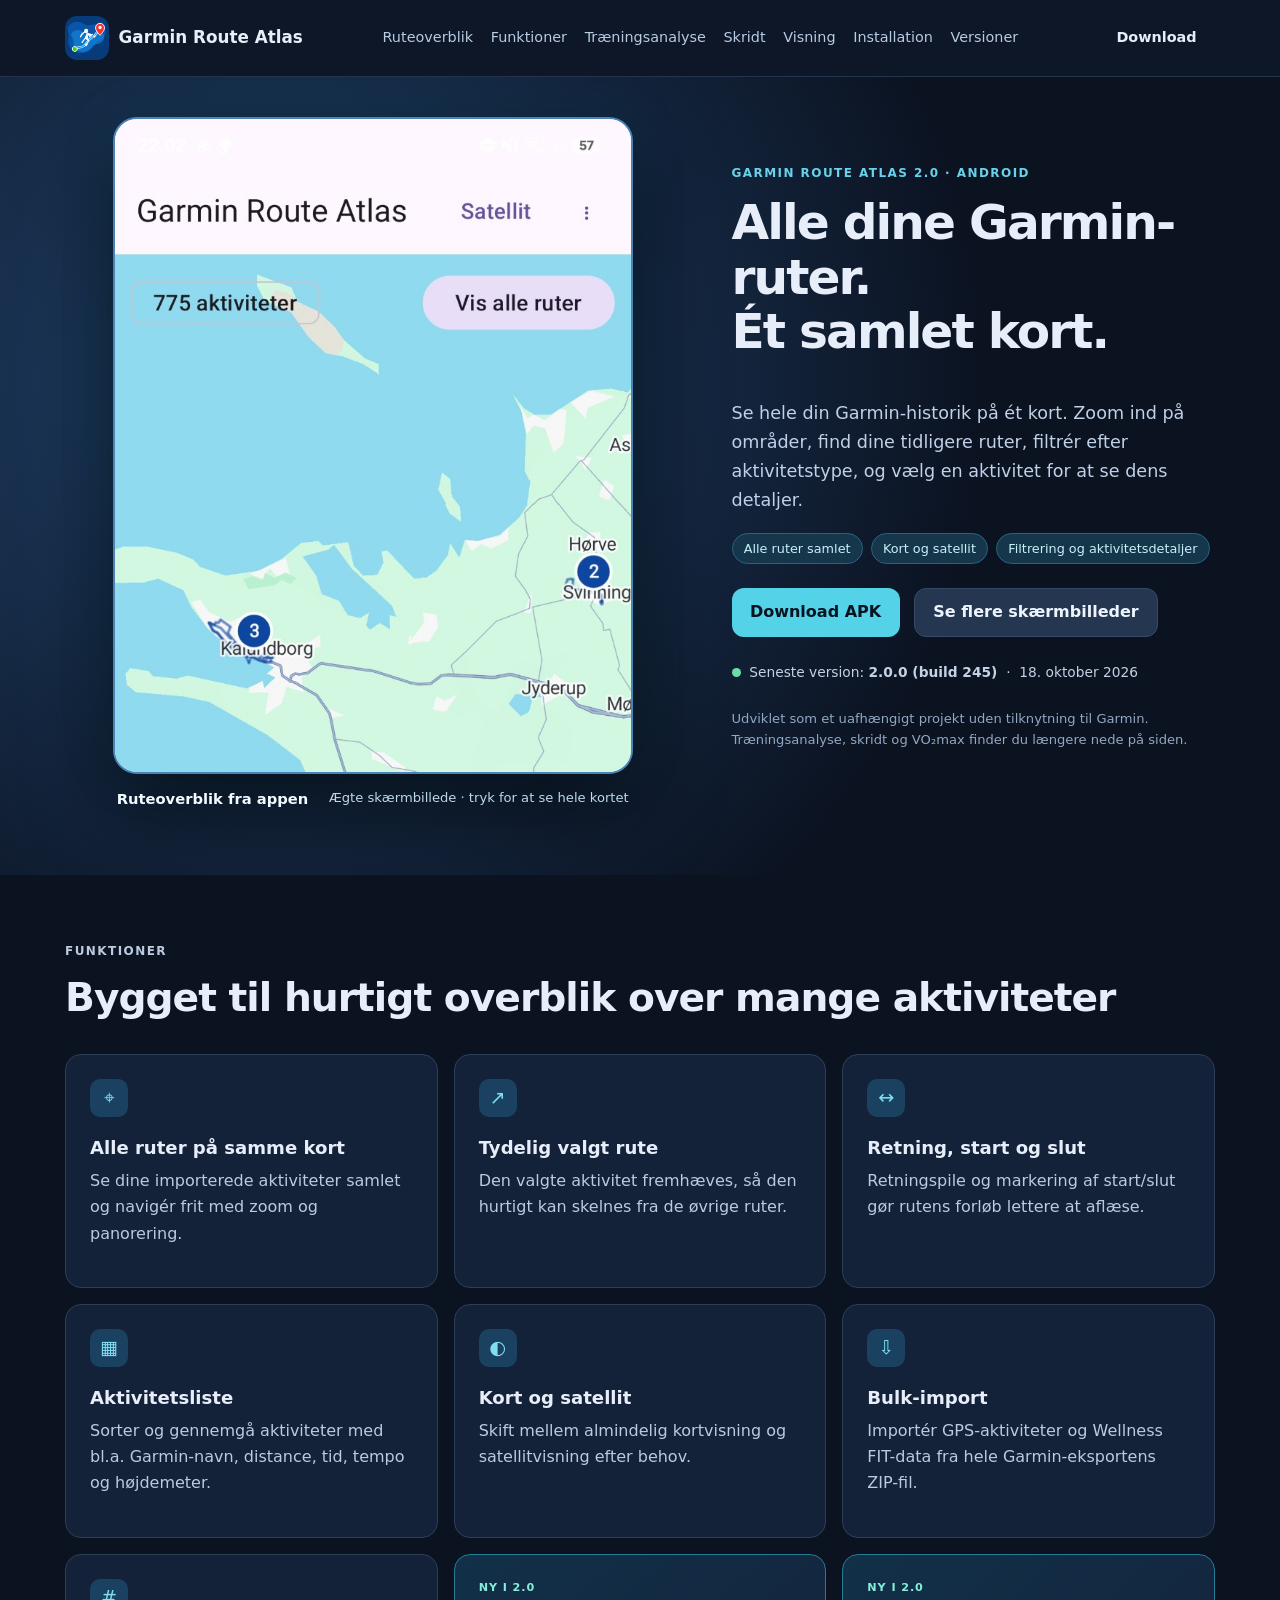
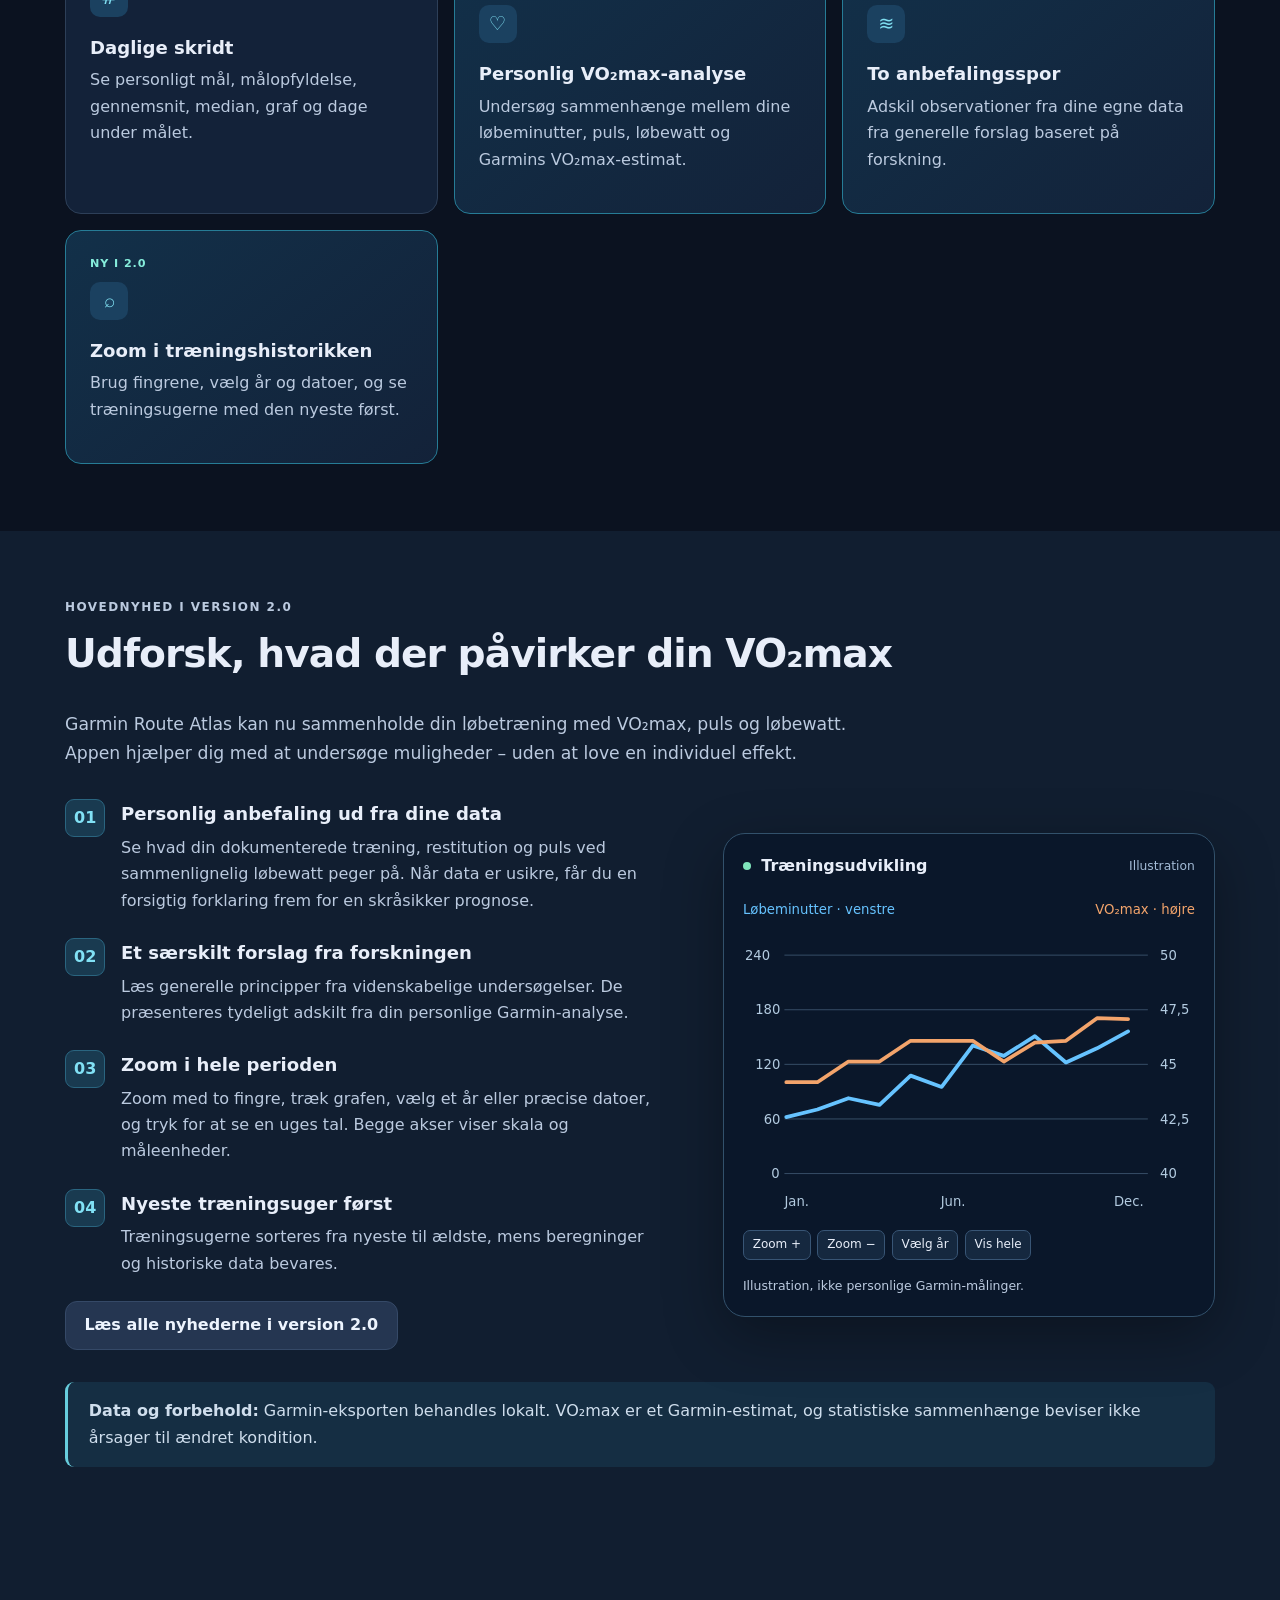
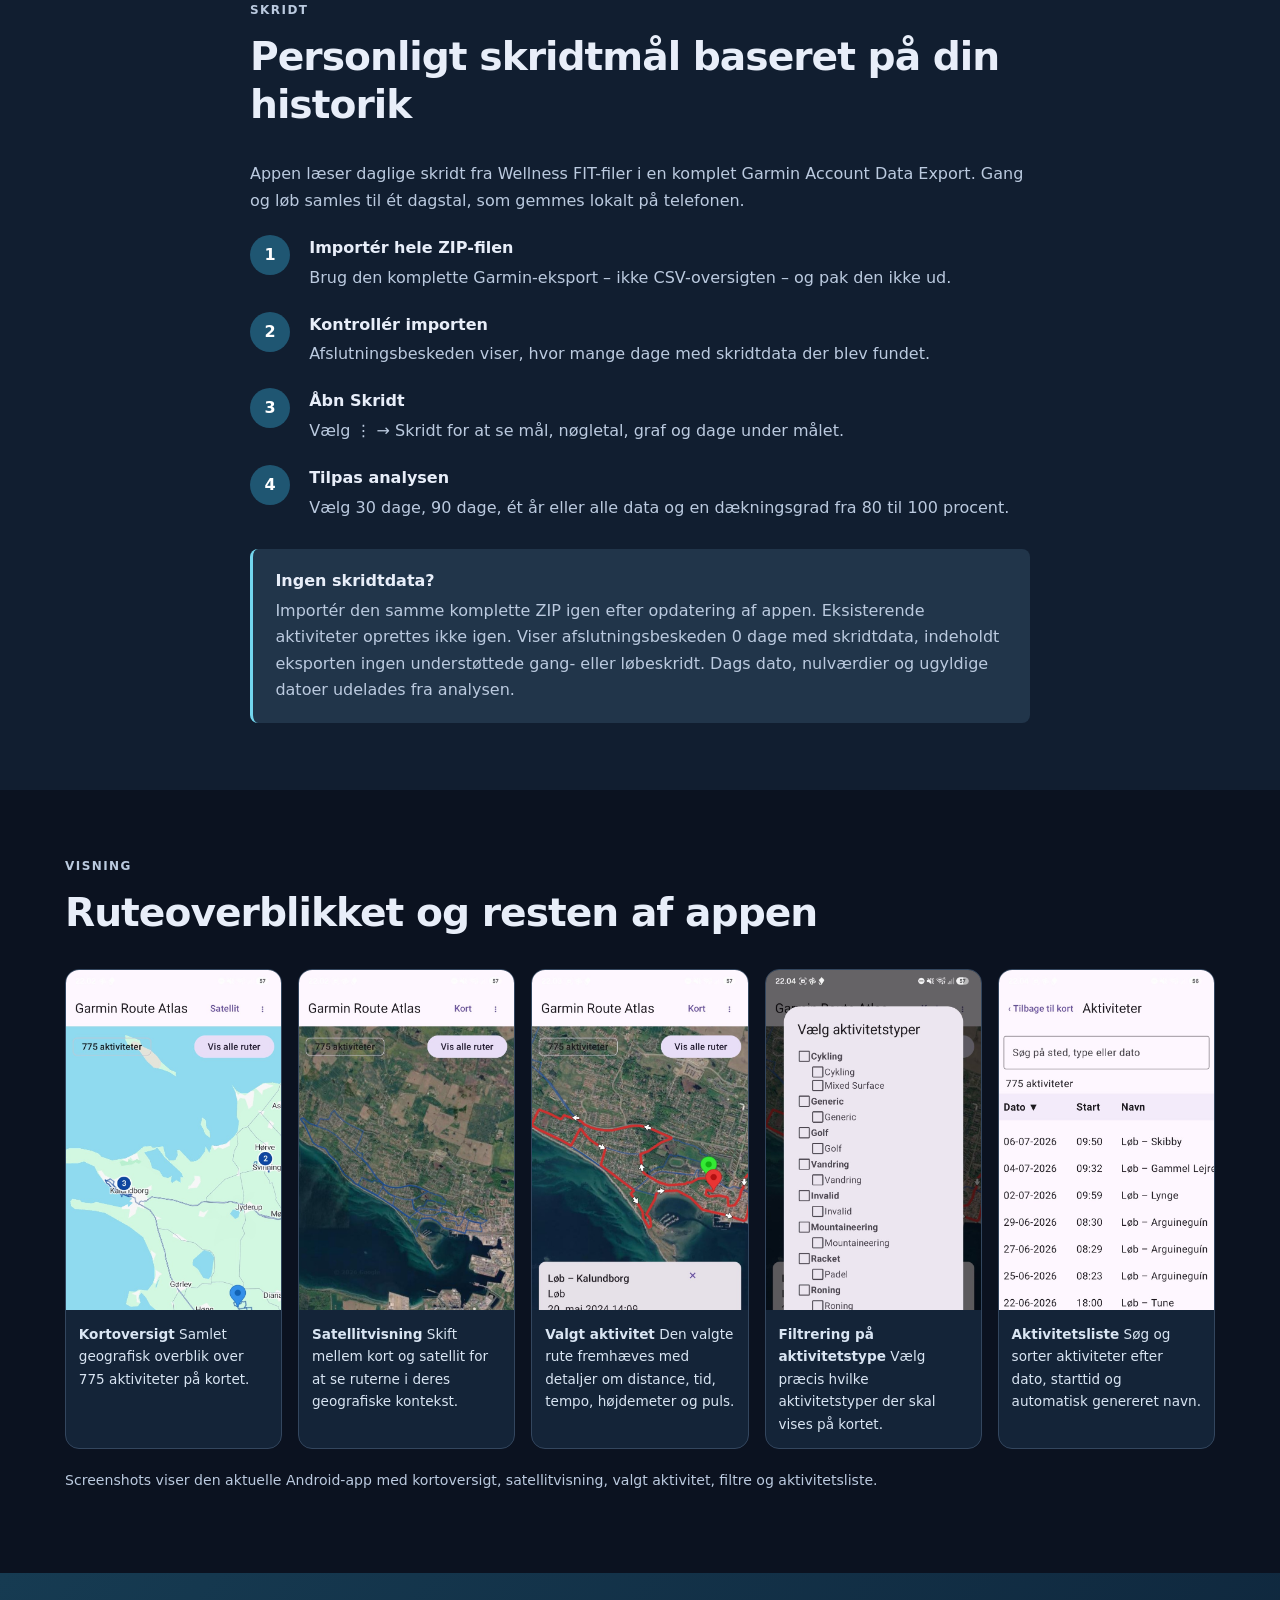
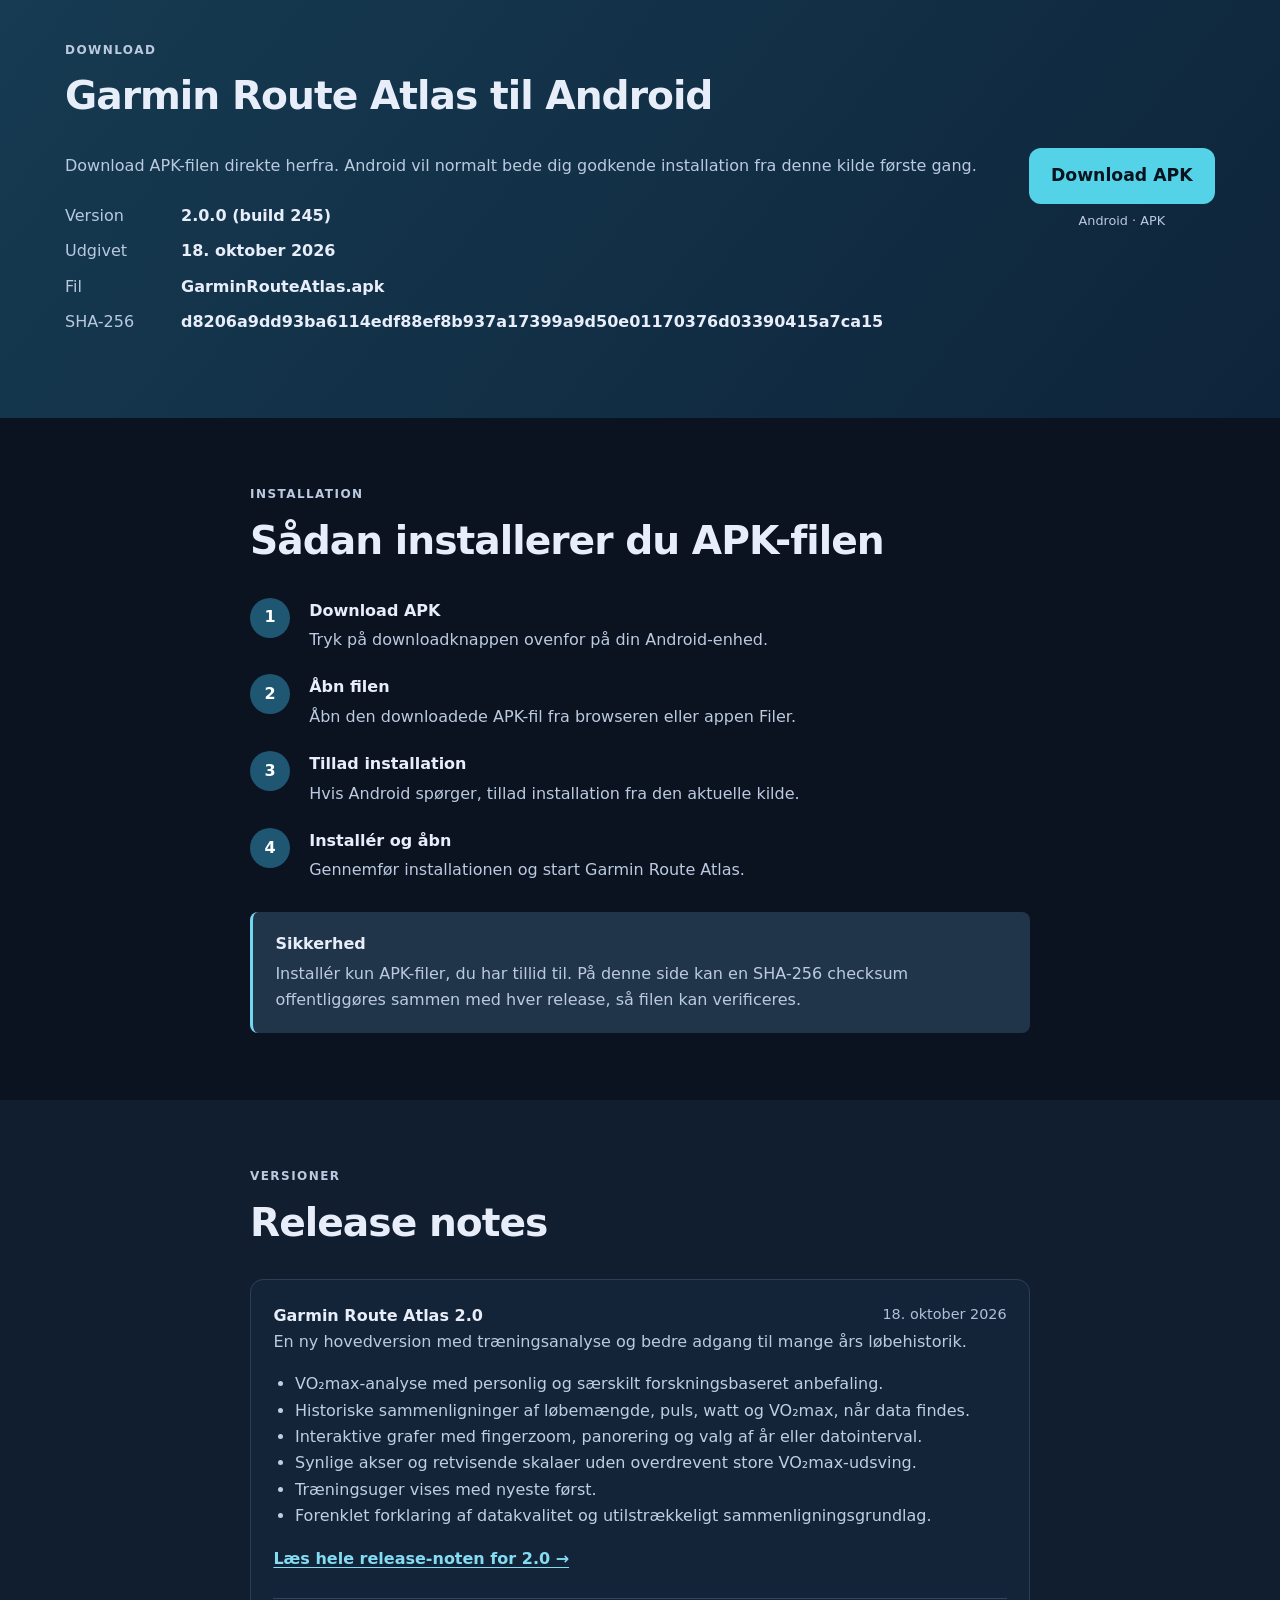
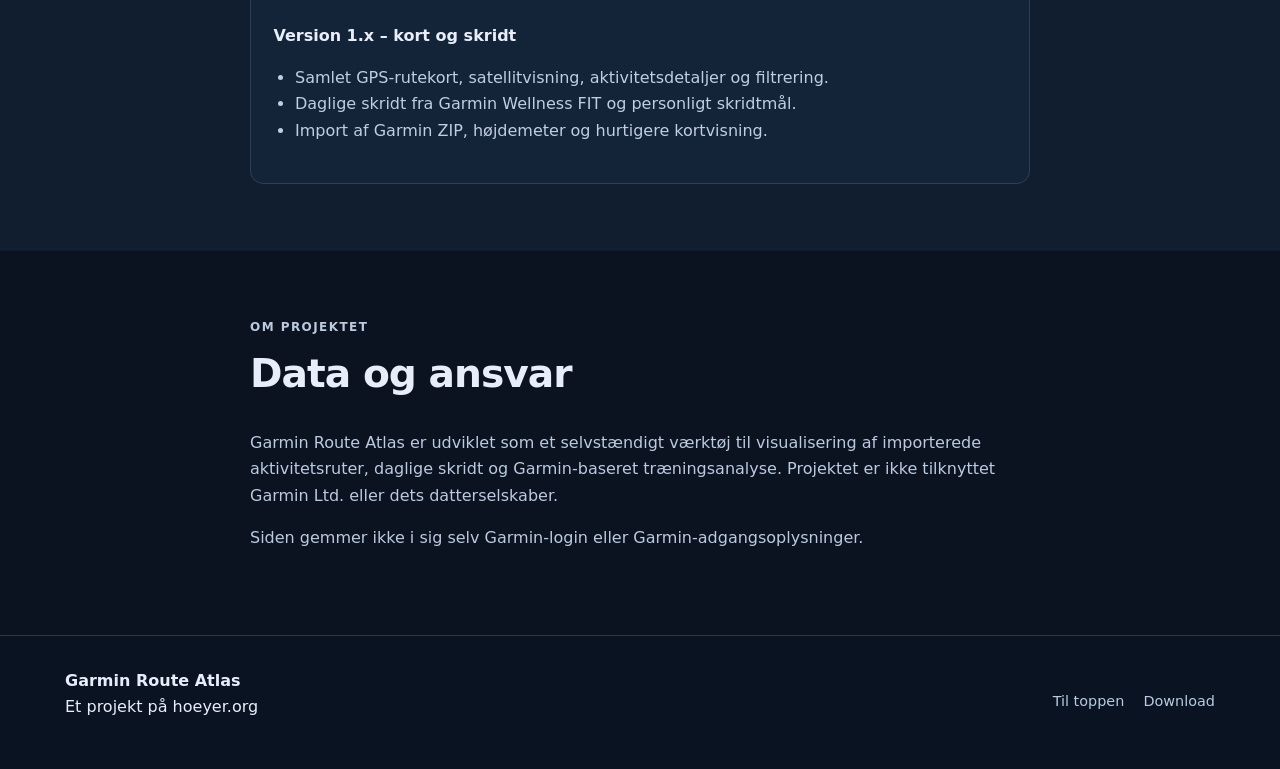
<file: index.html>
<!doctype html>
<html lang="da">
<head>
  <meta charset="utf-8">
  <meta name="viewport" content="width=device-width, initial-scale=1">
  <meta name="theme-color" content="#073B7A">
  <meta name="description" content="Garmin Route Atlas 2.0 samler alle dine Garmin-ruter på ét kort. Udforsk, filtrér og genfind aktiviteter, skridt og VO₂max-analyser på Android.">
  <title>Garmin Route Atlas | hoeyer.org</title>

  <meta property="og:title" content="Garmin Route Atlas">
  <meta property="og:description" content="Alle dine Garmin-ruter på ét kort – med filtrering, aktivitetsdetaljer og træningsanalyse til Android.">
  <meta property="og:image" content="https://app.hoeyer.org/assets/screenshots/overview-map.jpg">
  <link rel="preload" as="image" href="assets/screenshots/overview-map.jpg" fetchpriority="high">
  <meta property="og:type" content="website">

  <link rel="icon" href="assets/favicon.svg" type="image/svg+xml">
  <link rel="stylesheet" href="assets/style.css">
</head>
<body>
  <a class="skip-link" href="#main">Spring til indhold</a>

  <header class="site-header">
    <div class="wrap nav">
      <a class="brand" href="#top" aria-label="Garmin Route Atlas">
        <span class="brand-mark" aria-hidden="true">
          <img src="assets/favicon.svg" alt="" width="44" height="44">
        </span>
        <span>Garmin Route Atlas</span>
      </a>

      <nav aria-label="Primær navigation">
        <a href="#top">Ruteoverblik</a>
        <a href="#features">Funktioner</a>
        <a href="#training">Træningsanalyse</a>
        <a href="#steps">Skridt</a>
        <a href="#screens">Visning</a>
        <a href="#install">Installation</a>
        <a href="#changelog">Versioner</a>
      </nav>

      <a class="btn btn-small" href="#download">Download</a>
    </div>
  </header>

  <main id="main">
    <section class="hero" id="top">
      <div class="wrap hero-grid">
        <figure class="hero-route">
          <a class="hero-route-image-link" href="assets/screenshots/overview-map.jpg" target="_blank" rel="noopener"
            aria-label="Se skærmbilledet af Garmin Route Atlas' ruteoverblik i fuld størrelse">
            <img class="hero-route-image" src="assets/screenshots/overview-map.jpg"
              alt="Ægte skærmbillede fra Garmin Route Atlas med 775 aktiviteter på ét interaktivt kort."
              width="709" height="1536" loading="eager" fetchpriority="high">
          </a>
          <figcaption class="hero-route-caption">
            <strong>Ruteoverblik fra appen</strong>
            <span>Ægte skærmbillede · tryk for at se hele kortet</span>
          </figcaption>
        </figure>

        <div class="hero-copy">
          <p class="eyebrow">Garmin Route Atlas 2.0 · Android</p>
          <h1>Alle dine Garmin-ruter.<br>Ét samlet kort.</h1>
          <p class="lead">
            Se hele din Garmin-historik på ét kort. Zoom ind på områder, find dine tidligere ruter,
            filtrér efter aktivitetstype, og vælg en aktivitet for at se dens detaljer.
          </p>
          <div class="hero-points" aria-label="Det vigtigste i appen">
            <span>Alle ruter samlet</span><span>Kort og satellit</span><span>Filtrering og aktivitetsdetaljer</span>
          </div>

          <div class="hero-actions">
            <a class="btn btn-primary" id="hero-download" href="download/GarminRouteAtlas.apk" download>Download APK</a>
            <a class="btn btn-secondary" href="#screens">Se flere skærmbilleder</a>
          </div>

          <div class="release-line" aria-label="Seneste version">
            <span class="status-dot"></span>
            <span>Seneste version: <strong data-version>Build</strong></span>
            <span>·</span>
            <span data-date>Opdateret</span>
          </div>

          <p class="microcopy">
            Udviklet som et uafhængigt projekt uden tilknytning til Garmin.
            Træningsanalyse, skridt og VO₂max finder du længere nede på siden.
          </p>
        </div>
      </div>
    </section>

    <section class="section" id="features">
      <div class="wrap">
        <p class="eyebrow">Funktioner</p>
        <h2>Bygget til hurtigt overblik over mange aktiviteter</h2>

        <div class="feature-grid">
          <article class="feature">
            <span class="icon">⌖</span>
            <h3>Alle ruter på samme kort</h3>
            <p>Se dine importerede aktiviteter samlet og navigér frit med zoom og panorering.</p>
          </article>
          <article class="feature">
            <span class="icon">↗</span>
            <h3>Tydelig valgt rute</h3>
            <p>Den valgte aktivitet fremhæves, så den hurtigt kan skelnes fra de øvrige ruter.</p>
          </article>
          <article class="feature">
            <span class="icon">↔</span>
            <h3>Retning, start og slut</h3>
            <p>Retningspile og markering af start/slut gør rutens forløb lettere at aflæse.</p>
          </article>
          <article class="feature">
            <span class="icon">▦</span>
            <h3>Aktivitetsliste</h3>
            <p>Sorter og gennemgå aktiviteter med bl.a. Garmin-navn, distance, tid, tempo og højdemeter.</p>
          </article>
          <article class="feature">
            <span class="icon">◐</span>
            <h3>Kort og satellit</h3>
            <p>Skift mellem almindelig kortvisning og satellitvisning efter behov.</p>
          </article>
          <article class="feature">
            <span class="icon">⇩</span>
            <h3>Bulk-import</h3>
            <p>Importér GPS-aktiviteter og Wellness FIT-data fra hele Garmin-eksportens ZIP-fil.</p>
          </article>
          <article class="feature">
            <span class="icon">#</span>
            <h3>Daglige skridt</h3>
            <p>Se personligt mål, målopfyldelse, gennemsnit, median, graf og dage under målet.</p>
          </article>
          <article class="feature feature-new">
            <span class="feature-label">Ny i 2.0</span>
            <span class="icon">♡</span>
            <h3>Personlig VO₂max-analyse</h3>
            <p>Undersøg sammenhænge mellem dine løbeminutter, puls, løbewatt og Garmins VO₂max-estimat.</p>
          </article>
          <article class="feature feature-new">
            <span class="feature-label">Ny i 2.0</span>
            <span class="icon">≋</span>
            <h3>To anbefalingsspor</h3>
            <p>Adskil observationer fra dine egne data fra generelle forslag baseret på forskning.</p>
          </article>
          <article class="feature feature-new">
            <span class="feature-label">Ny i 2.0</span>
            <span class="icon">⌕</span>
            <h3>Zoom i træningshistorikken</h3>
            <p>Brug fingrene, vælg år og datoer, og se træningsugerne med den nyeste først.</p>
          </article>
        </div>
      </div>
    </section>


    <section class="section section-alt training-section" id="training">
      <div class="wrap">
        <p class="eyebrow">Hovednyhed i version 2.0</p>
        <h2>Udforsk, hvad der påvirker din VO₂max</h2>
        <p class="section-intro">
          Garmin Route Atlas kan nu sammenholde din løbetræning med VO₂max, puls og løbewatt.
          Appen hjælper dig med at undersøge muligheder – uden at love en individuel effekt.
        </p>
        <div class="training-layout">
          <div class="training-copy">
            <div class="training-item"><span class="training-num">01</span>
              <div><h3>Personlig anbefaling ud fra dine data</h3>
              <p>Se hvad din dokumenterede træning, restitution og puls ved sammenlignelig løbewatt peger på.
                Når data er usikre, får du en forsigtig forklaring frem for en skråsikker prognose.</p></div></div>
            <div class="training-item"><span class="training-num">02</span>
              <div><h3>Et særskilt forslag fra forskningen</h3>
              <p>Læs generelle principper fra videnskabelige undersøgelser. De præsenteres tydeligt adskilt
                fra din personlige Garmin-analyse.</p></div></div>
            <div class="training-item"><span class="training-num">03</span>
              <div><h3>Zoom i hele perioden</h3>
              <p>Zoom med to fingre, træk grafen, vælg et år eller præcise datoer, og tryk for at se en uges tal.
                Begge akser viser skala og måleenheder.</p></div></div>
            <div class="training-item"><span class="training-num">04</span>
              <div><h3>Nyeste træningsuger først</h3>
              <p>Træningsugerne sorteres fra nyeste til ældste, mens beregninger og historiske data bevares.</p></div></div>
            <a class="btn btn-secondary" href="releases/2.0.html">Læs alle nyhederne i version 2.0</a>
          </div>
          <div class="training-preview" aria-label="Illustration af den nye træningsgraf">
            <div class="preview-topline"><span class="preview-dot" aria-hidden="true"></span><strong>Træningsudvikling</strong><span class="preview-caption">Illustration</span></div>
            <div class="preview-legend"><span class="legend-min">Løbeminutter · venstre</span><span class="legend-vo2">VO₂max · højre</span></div>
            <svg viewBox="0 0 480 315" role="img" aria-label="Illustration af graf med to nummererede y-akser og tydelige ændringer over et år. Illustrationsdata, ikke en brugers målinger.">
              <g stroke="#39506a" stroke-width="1"><path d="M44 32 H430 M44 90 H430 M44 148 H430 M44 206 H430 M44 264 H430"/></g>
              <g fill="#b3cbe0" font-size="14" font-family="system-ui,sans-serif">
                <text x="2" y="37">240</text><text x="13" y="95">180</text><text x="13" y="153">120</text><text x="22" y="211">60</text><text x="30" y="269">0</text>
                <text x="443" y="37">50</text><text x="443" y="95">47,5</text><text x="443" y="153">45</text><text x="443" y="211">42,5</text><text x="443" y="269">40</text>
                <text x="44" y="298">Jan.</text><text x="210" y="298">Jun.</text><text x="394" y="298">Dec.</text>
              </g>
              <polyline fill="none" stroke="#66c3ff" stroke-width="4" stroke-linecap="round" stroke-linejoin="round"
                points="46,204 79,196 112,184 145,191 178,160 211,172 244,128 277,139 310,118 343,146 376,131 409,113"/>
              <polyline fill="none" stroke="#f3a46b" stroke-width="4" stroke-linecap="round" stroke-linejoin="round"
                points="46,167 79,167 112,145 145,145 178,123 211,123 244,123 277,145 310,125 343,123 376,99 409,100"/>
            </svg>
            <div class="preview-controls" aria-hidden="true"><span>Zoom +</span><span>Zoom −</span><span>Vælg år</span><span>Vis hele</span></div>
            <p class="preview-disclaimer">Illustration, ikke personlige Garmin-målinger.</p>
          </div>
        </div>
        <div class="training-note"><strong>Data og forbehold:</strong> Garmin-eksporten behandles lokalt. VO₂max er et Garmin-estimat, og statistiske sammenhænge beviser ikke årsager til ændret kondition.</div>
      </div>
    </section>

    <section class="section section-alt" id="steps">
      <div class="wrap narrow">
        <p class="eyebrow">Skridt</p>
        <h2>Personligt skridtmål baseret på din historik</h2>
        <p>
          Appen læser daglige skridt fra Wellness FIT-filer i en komplet Garmin Account Data Export.
          Gang og løb samles til ét dagstal, som gemmes lokalt på telefonen.
        </p>

        <ol class="steps">
          <li>
            <span>1</span>
            <div><strong>Importér hele ZIP-filen</strong><p>Brug den komplette Garmin-eksport – ikke CSV-oversigten – og pak den ikke ud.</p></div>
          </li>
          <li>
            <span>2</span>
            <div><strong>Kontrollér importen</strong><p>Afslutningsbeskeden viser, hvor mange dage med skridtdata der blev fundet.</p></div>
          </li>
          <li>
            <span>3</span>
            <div><strong>Åbn Skridt</strong><p>Vælg ⋮ → Skridt for at se mål, nøgletal, graf og dage under målet.</p></div>
          </li>
          <li>
            <span>4</span>
            <div><strong>Tilpas analysen</strong><p>Vælg 30 dage, 90 dage, ét år eller alle data og en dækningsgrad fra 80 til 100 procent.</p></div>
          </li>
        </ol>

        <div class="notice">
          <strong>Ingen skridtdata?</strong>
          <p>
            Importér den samme komplette ZIP igen efter opdatering af appen. Eksisterende aktiviteter
            oprettes ikke igen. Viser afslutningsbeskeden 0 dage med skridtdata, indeholdt eksporten
            ingen understøttede gang- eller løbeskridt. Dags dato, nulværdier og ugyldige datoer
            udelades fra analysen.
          </p>
        </div>
      </div>
    </section>

    <section class="section" id="screens">
      <div class="wrap">
        <p class="eyebrow">Visning</p>
        <h2>Ruteoverblikket og resten af appen</h2>

        <div class="screen-grid screen-grid-real">
          <figure class="screen-card real-shot">
            <img class="screen-image" src="assets/screenshots/overview-map.jpg" alt="Garmin Route Atlas med samlet kortoversigt over aktiviteter.">
            <figcaption>
              <strong>Kortoversigt</strong>
              <span>Samlet geografisk overblik over 775 aktiviteter på kortet.</span>
            </figcaption>
          </figure>

          <figure class="screen-card real-shot">
            <img class="screen-image" src="assets/screenshots/satellite-map.jpg" alt="Garmin Route Atlas i satellitvisning med rute fremhævet.">
            <figcaption>
              <strong>Satellitvisning</strong>
              <span>Skift mellem kort og satellit for at se ruterne i deres geografiske kontekst.</span>
            </figcaption>
          </figure>

          <figure class="screen-card real-shot">
            <img class="screen-image" src="assets/screenshots/selected-activity.jpg" alt="Valgt aktivitet på kortet med rød rute og infoboks.">
            <figcaption>
              <strong>Valgt aktivitet</strong>
              <span>Den valgte rute fremhæves med detaljer om distance, tid, tempo, højdemeter og puls.</span>
            </figcaption>
          </figure>

          <figure class="screen-card real-shot">
            <img class="screen-image" src="assets/screenshots/activity-filter.jpg" alt="Dialog til valg af aktivitetstyper i Garmin Route Atlas.">
            <figcaption>
              <strong>Filtrering på aktivitetstype</strong>
              <span>Vælg præcis hvilke aktivitetstyper der skal vises på kortet.</span>
            </figcaption>
          </figure>

          <figure class="screen-card real-shot">
            <img class="screen-image" src="assets/screenshots/activity-list.jpg" alt="Aktivitetslisten i Garmin Route Atlas med søgning og tabel.">
            <figcaption>
              <strong>Aktivitetsliste</strong>
              <span>Søg og sorter aktiviteter efter dato, starttid og automatisk genereret navn.</span>
            </figcaption>
          </figure>
        </div>

        <p class="screens-note">
          Screenshots viser den aktuelle Android-app med kortoversigt, satellitvisning, valgt aktivitet, filtre og aktivitetsliste.
        </p>
      </div>
    </section>

    <section class="section download-section" id="download">
      <div class="wrap download-box">
        <div>
          <p class="eyebrow">Download</p>
          <h2>Garmin Route Atlas til Android</h2>
          <p class="download-copy">
            Download APK-filen direkte herfra. Android vil normalt bede dig godkende installation
            fra denne kilde første gang.
          </p>

          <dl class="release-meta">
            <div><dt>Version</dt><dd data-version>Build</dd></div>
            <div><dt>Udgivet</dt><dd data-date>Opdateret</dd></div>
            <div><dt>Fil</dt><dd data-filename>GarminRouteAtlas.apk</dd></div>
            <div><dt>SHA-256</dt><dd data-sha>Tilføjes ved release</dd></div>
          </dl>
        </div>

        <div class="download-cta">
          <a class="btn btn-primary btn-large" id="main-download" href="download/GarminRouteAtlas.apk" download>
            Download APK
          </a>
          <p>Android · APK</p>
        </div>
      </div>
    </section>

    <section class="section" id="install">
      <div class="wrap narrow">
        <p class="eyebrow">Installation</p>
        <h2>Sådan installerer du APK-filen</h2>

        <ol class="steps">
          <li>
            <span>1</span>
            <div><strong>Download APK</strong><p>Tryk på downloadknappen ovenfor på din Android-enhed.</p></div>
          </li>
          <li>
            <span>2</span>
            <div><strong>Åbn filen</strong><p>Åbn den downloadede APK-fil fra browseren eller appen Filer.</p></div>
          </li>
          <li>
            <span>3</span>
            <div><strong>Tillad installation</strong><p>Hvis Android spørger, tillad installation fra den aktuelle kilde.</p></div>
          </li>
          <li>
            <span>4</span>
            <div><strong>Installér og åbn</strong><p>Gennemfør installationen og start Garmin Route Atlas.</p></div>
          </li>
        </ol>

        <div class="notice">
          <strong>Sikkerhed</strong>
          <p>
            Installér kun APK-filer, du har tillid til. På denne side kan en SHA-256 checksum
            offentliggøres sammen med hver release, så filen kan verificeres.
          </p>
        </div>
      </div>
    </section>

    <section class="section section-alt" id="changelog">
      <div class="wrap narrow">
        <p class="eyebrow">Versioner</p>
        <h2>Release notes</h2>

        <div class="changelog">
          <article>
            <div class="change-head"><strong>Garmin Route Atlas 2.0</strong><time datetime="2026-10-18">18. oktober 2026</time></div>
            <p>En ny hovedversion med træningsanalyse og bedre adgang til mange års løbehistorik.</p>
            <ul>
              <li>VO₂max-analyse med personlig og særskilt forskningsbaseret anbefaling.</li>
              <li>Historiske sammenligninger af løbemængde, puls, watt og VO₂max, når data findes.</li>
              <li>Interaktive grafer med fingerzoom, panorering og valg af år eller datointerval.</li>
              <li>Synlige akser og retvisende skalaer uden overdrevent store VO₂max-udsving.</li>
              <li>Træningsuger vises med nyeste først.</li>
              <li>Forenklet forklaring af datakvalitet og utilstrækkeligt sammenligningsgrundlag.</li>
            </ul>
            <p><a class="release-more" href="releases/2.0.html">Læs hele release-noten for 2.0 →</a></p>
          </article>
          <article class="older-release">
            <div class="change-head"><strong>Version 1.x – kort og skridt</strong></div>
            <ul>
              <li>Samlet GPS-rutekort, satellitvisning, aktivitetsdetaljer og filtrering.</li>
              <li>Daglige skridt fra Garmin Wellness FIT og personligt skridtmål.</li>
              <li>Import af Garmin ZIP, højdemeter og hurtigere kortvisning.</li>
            </ul>
          </article>
        </div>
      </div>
    </section>

    <section class="section">
      <div class="wrap narrow faq">
        <p class="eyebrow">Om projektet</p>
        <h2>Data og ansvar</h2>
        <p>
          Garmin Route Atlas er udviklet som et selvstændigt værktøj til visualisering af importerede
          aktivitetsruter, daglige skridt og Garmin-baseret træningsanalyse. Projektet er ikke tilknyttet Garmin Ltd.
          eller dets datterselskaber.
        </p>
        <p>
          Siden gemmer ikke i sig selv Garmin-login eller Garmin-adgangsoplysninger.
        </p>
      </div>
    </section>
  </main>

  <footer>
    <div class="wrap footer-grid">
      <div>
        <strong>Garmin Route Atlas</strong>
        <p>Et projekt på hoeyer.org</p>
      </div>
      <div class="footer-links">
        <a href="#top">Til toppen</a>
        <a href="#download">Download</a>
      </div>
    </div>
  </footer>

  <script src="assets/config.js"></script>
  <script src="assets/app.js"></script>
</body>
</html>
</file>
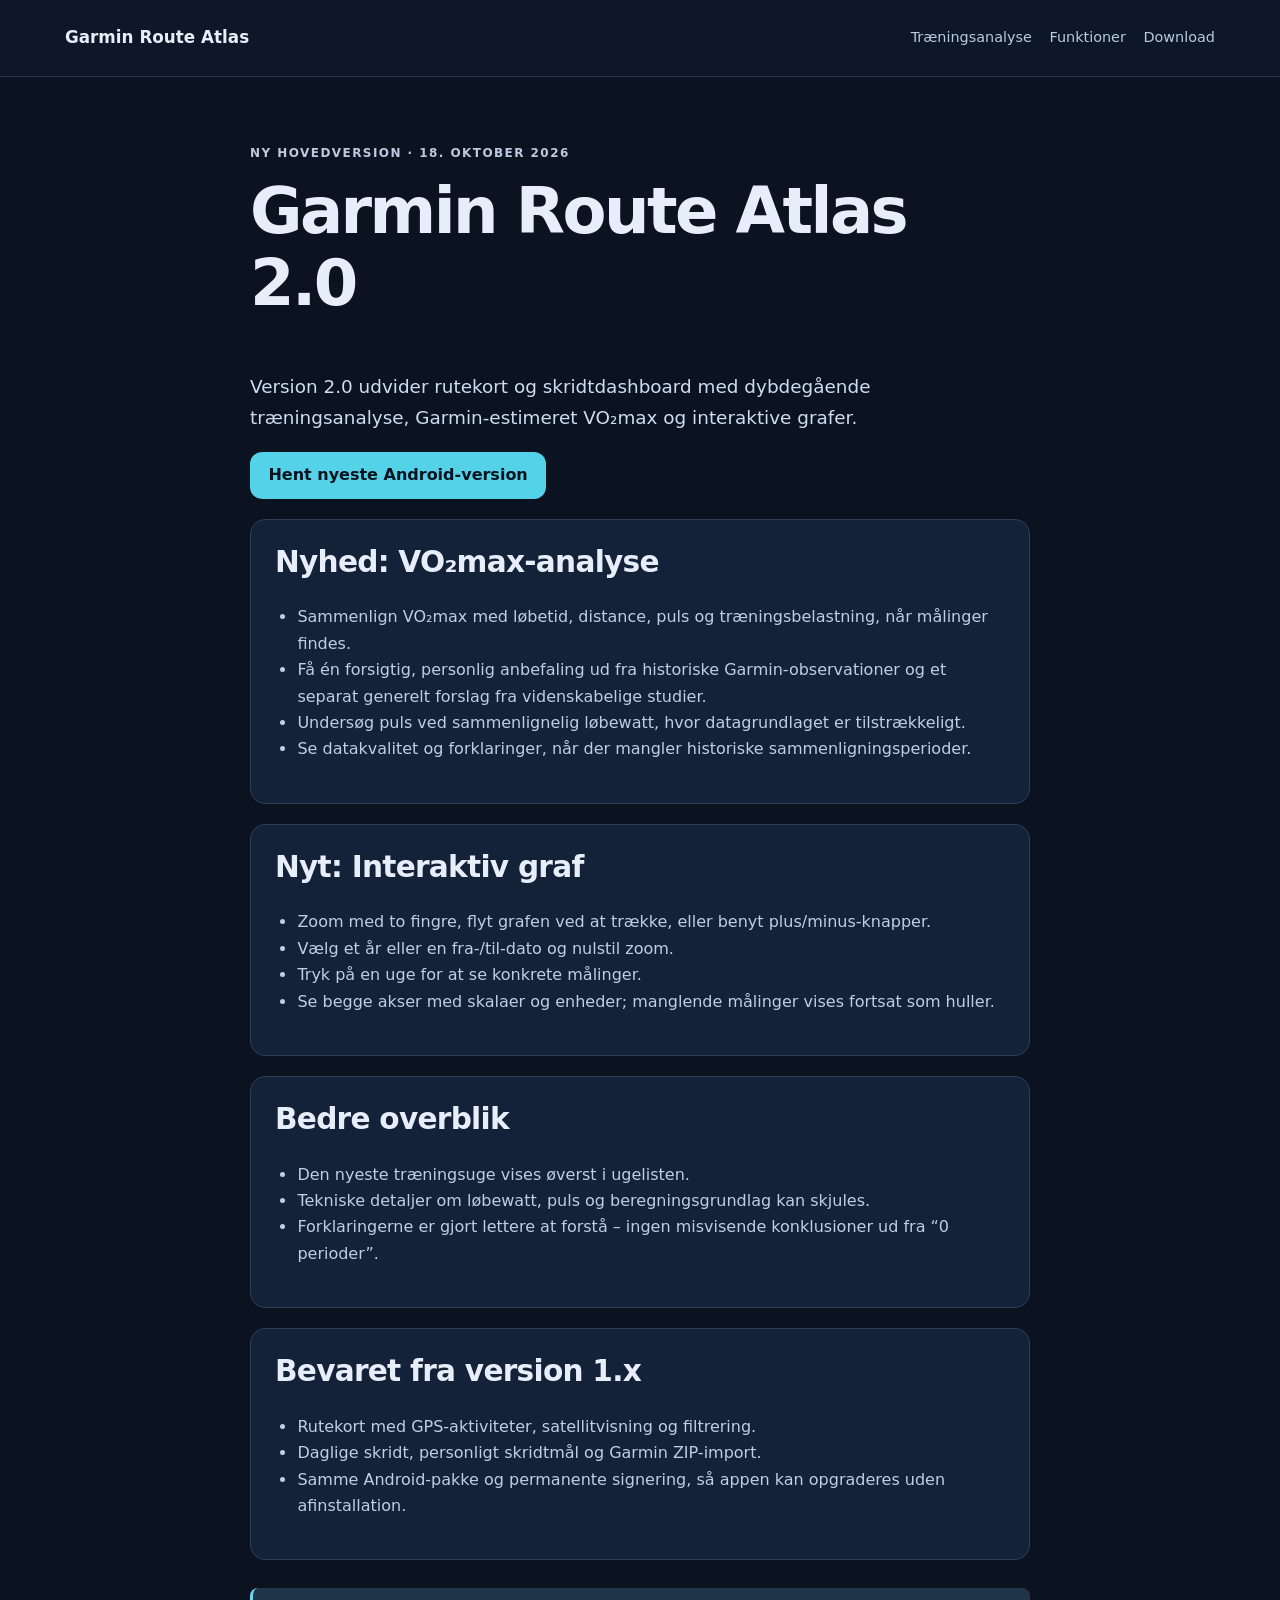
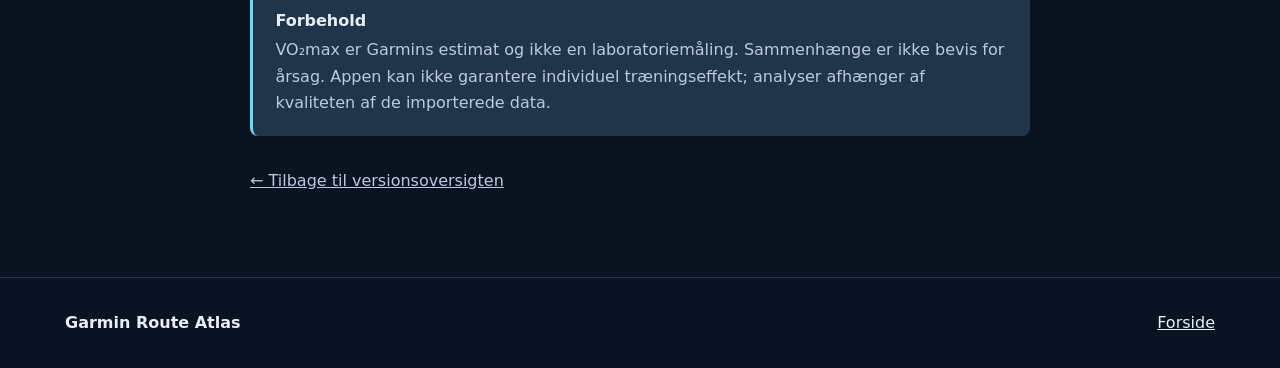
<file: releases/2.0.html>
<!doctype html>
<html lang="da"><head>
  <meta charset="utf-8"><meta name="viewport" content="width=device-width, initial-scale=1">
  <meta name="theme-color" content="#0b1220">
  <meta name="description" content="Garmin Route Atlas 2.0 release notes: ny VO₂max-træningsanalyse, personlige og videnskabelige anbefalinger, zoom og nyeste uger først.">
  <title>Garmin Route Atlas 2.0 – release notes</title>
  <link rel="icon" href="../assets/favicon.svg" type="image/svg+xml">
  <link rel="stylesheet" href="../assets/style.css">
</head><body>
  <a class="skip-link" href="#main">Spring til indhold</a>
  <header class="site-header"><div class="wrap nav">
    <a class="brand" href="../index.html" aria-label="Garmin Route Atlas – forside">Garmin Route Atlas</a>
    <nav aria-label="Primær navigation"><a href="../index.html#training">Træningsanalyse</a><a href="../index.html#features">Funktioner</a><a href="../index.html#download">Download</a></nav>
  </div></header>
  <main class="release-page" id="main">
    <section class="section"><div class="wrap narrow">
      <p class="eyebrow">Ny hovedversion · 18. oktober 2026</p>
      <h1>Garmin Route Atlas 2.0</h1>
      <p class="release-summary">Version 2.0 udvider rutekort og skridtdashboard med dybdegående træningsanalyse, Garmin-estimeret VO₂max og interaktive grafer.</p>
      <a class="btn btn-primary" href="../index.html#download">Hent nyeste Android-version</a>
      <article class="release-detail"><h2>Nyhed: VO₂max-analyse</h2><ul>
        <li>Sammenlign VO₂max med løbetid, distance, puls og træningsbelastning, når målinger findes.</li>
        <li>Få én forsigtig, personlig anbefaling ud fra historiske Garmin-observationer og et separat generelt forslag fra videnskabelige studier.</li>
        <li>Undersøg puls ved sammenlignelig løbewatt, hvor datagrundlaget er tilstrækkeligt.</li>
        <li>Se datakvalitet og forklaringer, når der mangler historiske sammenligningsperioder.</li>
      </ul></article>
      <article class="release-detail"><h2>Nyt: Interaktiv graf</h2><ul>
        <li>Zoom med to fingre, flyt grafen ved at trække, eller benyt plus/minus-knapper.</li>
        <li>Vælg et år eller en fra-/til-dato og nulstil zoom.</li>
        <li>Tryk på en uge for at se konkrete målinger.</li>
        <li>Se begge akser med skalaer og enheder; manglende målinger vises fortsat som huller.</li>
      </ul></article>
      <article class="release-detail"><h2>Bedre overblik</h2><ul>
        <li>Den nyeste træningsuge vises øverst i ugelisten.</li>
        <li>Tekniske detaljer om løbewatt, puls og beregningsgrundlag kan skjules.</li>
        <li>Forklaringerne er gjort lettere at forstå – ingen misvisende konklusioner ud fra “0 perioder”.</li>
      </ul></article>
      <article class="release-detail"><h2>Bevaret fra version 1.x</h2><ul>
        <li>Rutekort med GPS-aktiviteter, satellitvisning og filtrering.</li>
        <li>Daglige skridt, personligt skridtmål og Garmin ZIP-import.</li>
        <li>Samme Android-pakke og permanente signering, så appen kan opgraderes uden afinstallation.</li>
      </ul></article>
      <div class="notice"><strong>Forbehold</strong><p>VO₂max er Garmins estimat og ikke en laboratoriemåling. Sammenhænge er ikke bevis for årsag. Appen kan ikke garantere individuel træningseffekt; analyser afhænger af kvaliteten af de importerede data.</p></div>
      <p style="margin-top:2rem"><a href="../index.html#changelog">← Tilbage til versionsoversigten</a></p>
    </div></section>
  </main>
  <footer><div class="wrap footer-grid"><strong>Garmin Route Atlas</strong><a href="../index.html">Forside</a></div></footer>
  <script src="../assets/config.js"></script><script src="../assets/app.js"></script>
</body></html>
</file>
<file: assets/style.css>
:root {
  color-scheme: dark;
  font-family: system-ui, -apple-system, BlinkMacSystemFont, "Segoe UI", sans-serif;
  font-synthesis: none;
  background: #0b1220;
  color: #e8eef9;
}
* { box-sizing: border-box; }
html { scroll-behavior: smooth; }
body { margin: 0; line-height: 1.65; }
a { color: inherit; }
img { max-width: 100%; }
.wrap { width: min(1150px, calc(100% - 40px)); margin-inline: auto; }
.narrow { max-width: 780px; }
.skip-link { position: absolute; left: -9999px; top: 0; z-index: 10; }
.skip-link:focus { left: 1rem; background: #fff; color: #111; padding: 0.5rem; }
.site-header { background: #0d1728; border-bottom: 1px solid #24344d; }
.nav, .footer-grid { display: flex; align-items: center; justify-content: space-between; gap: 1.5rem; }
.nav { min-height: 76px; }
.brand { display: flex; align-items: center; gap: .6rem; text-decoration: none; font-weight: 800; font-size: 1.05rem; }
.brand-mark { width: 44px; height: 44px; display: grid; place-items: center; border-radius: 12px; overflow: hidden; flex-shrink: 0; }
.brand-mark img { display: block; width: 100%; height: 100%; }
nav { display: flex; gap: 1.1rem; flex-wrap: wrap; }
nav a, .footer-links a { text-decoration: none; color: #b7cbe2; font-size: .9rem; }
nav a:hover, .footer-links a:hover { color: #fff; }
.btn { display: inline-flex; align-items: center; justify-content: center; min-height: 43px; padding: .65rem 1.15rem; border-radius: 12px; text-decoration: none; font-weight: 750; transition: filter .15s ease; }
.btn:hover { filter: brightness(1.12); }
.btn-primary { background: #54d2e8; color: #071420; }
.btn-secondary { background: #253651; color: #edf4fe; border: 1px solid #354967; }
.btn-small { font-size: .9rem; }
.btn-large { padding: .85rem 1.4rem; font-size: 1.08rem; }
.btn[aria-disabled=true] { opacity: .5; pointer-events: none; }
.hero { padding: 2.5rem 0 4rem; background: radial-gradient(circle at 22% 38%, #21446d 0, #0b1220 64%); overflow: hidden; }
.hero-grid { display: grid; align-items: center; grid-template-columns: minmax(0, 1.12fr) minmax(0, .88fr); gap: clamp(2rem, 4vw, 4.5rem); }
.eyebrow { text-transform: uppercase; letter-spacing: .12em; font-weight: 800; font-size: .75rem; color: #67d2e9; }
h1, h2, h3, p { margin-top: 0; }
h1 { font-size: clamp(2.2rem, 5vw, 4rem); line-height: 1.12; letter-spacing: -.04em; }
h2 { font-size: clamp(1.7rem, 3.1vw, 2.45rem); line-height: 1.22; letter-spacing: -.025em; }
h3 { font-size: 1.13rem; margin-bottom: .3rem; }
.lead { color: #bfd0e7; font-size: 1.1rem; max-width: 560px; }
.hero-actions { display: flex; gap: .9rem; flex-wrap: wrap; margin: 1.5rem 0; }
.release-line { display: flex; align-items: center; gap: .55rem; flex-wrap: wrap; font-size: .86rem; color: #c4d2e5; }
.status-dot { display: inline-block; width: 9px; height: 9px; background: #6cddaa; border-radius: 50%; }
.microcopy { color: #91a8c3; font-size: .82rem; margin-top: 1.5rem; }
/* The route overview screenshot is intentionally the primary, first-visible element. */
.hero-route { margin: 0; position: relative; width: min(100%, 520px); justify-self: center; }
.hero-route-image-link { display: block; overflow: hidden; border-radius: 24px; border: 2px solid #4a84b6; background: #e6f4fa; box-shadow: 0 25px 85px #000b, 0 0 55px #169fd022; }
.hero-route-image-link:focus-visible { outline: 3px solid #80ecff; outline-offset: 5px; }
.hero-route-image { display: block; width: 100%; height: clamp(510px, 51vw, 670px); object-fit: cover; object-position: center top; }
.hero-route-caption { display: flex; justify-content: space-between; gap: .5rem 1rem; flex-wrap: wrap; padding: .8rem .25rem 0; font-size: .82rem; color: #bcd9ec; }
.hero-route-caption strong { color: #f2faff; font-size: .92rem; }
.hero-copy h1 { font-size: clamp(2.1rem, 3.8vw, 3.45rem); }
.hero-copy .lead { max-width: 510px; }
.section { padding: 4.2rem 0; }
.section-alt { background: #111e30; }
.feature-grid { display: grid; grid-template-columns: repeat(3, 1fr); gap: 1rem; margin-top: 2rem; }
.feature { padding: 1.5rem; border: 1px solid #2d3f58; border-radius: 16px; background: #132239; }
.feature p, .section p { color: #bbcadf; }
.feature .icon { display: inline-flex; align-items: center; justify-content: center; width: 38px; height: 38px; background: #1b4160; color: #7fdef0; border-radius: 10px; margin-bottom: 1rem; font-size: 1.2rem; }
.steps { padding: 0; list-style: none; counter-reset: steps; }
.steps li { display: flex; gap: 1.2rem; margin: 1.3rem 0; }
.steps li > span { flex-shrink: 0; display: grid; place-items: center; width: 40px; height: 40px; border-radius: 50%; background: #1f5672; color: #fff; font-weight: 800; }
.steps p { margin: .2rem 0 0; }
.notice { padding: 1.2rem 1.4rem; background: #21354a; border-left: 3px solid #73d6ee; border-radius: 8px; margin-top: 1.75rem; }
.notice p { margin: .2rem 0 0; }
.screen-grid { display: grid; grid-template-columns: repeat(auto-fit, minmax(185px, 1fr)); gap: 1rem; margin-top: 2rem; }
.screen-card { margin: 0; overflow: hidden; border: 1px solid #33465e; border-radius: 14px; background: #142438; }
.screen-image { display: block; width: 100%; height: 340px; object-fit: cover; object-position: top; }
.screen-card figcaption { padding: .8rem; color: #d9e5f3; font-size: .85rem; }
.screen-placeholder { min-height: 340px; display: grid; place-items: center; padding: 1rem; color: #aec8db; text-align: center; background: linear-gradient(145deg, #1e3948, #172438); }
.screens-note { margin-top: 1.25rem; font-size: .88rem; }
.download-section { background: linear-gradient(130deg, #163b52, #0e243a); }
.download-box { display: flex; justify-content: space-between; align-items: center; gap: 2rem; }
.release-meta { display: grid; gap: .55rem; margin-top: 1.5rem; }
.release-meta div { display: grid; grid-template-columns: 100px minmax(0, 1fr); gap: 1rem; }
.release-meta dt { color: #b8c9df; }
.release-meta dd { margin: 0; font-weight: 600; overflow-wrap: anywhere; }
.download-cta { display: flex; flex-direction: column; gap: .4rem; align-items: center; text-align: center; }
.download-cta p { font-size: .8rem; }
.change-head { display: flex; justify-content: space-between; gap: 1rem; flex-wrap: wrap; }
.changelog { padding: 1.4rem; border: 1px solid #2d3f58; border-radius: 13px; margin-top: 1.5rem; background: #142438; }
.changelog time { color: #acc1d9; font-size: .9rem; }
.changelog ul { padding-left: 1.35rem; color: #bfcee2; }
footer { border-top: 1px solid #26384e; padding: 2rem 0; background: #0a1322; }
.footer-links { display: flex; gap: 1.2rem; }
@media (max-width: 900px) {
  .nav { flex-wrap: wrap; padding-block: .8rem; }
  nav { order: 3; flex-basis: 100%; justify-content: center; }
  .hero-grid { grid-template-columns: 1fr; }
  .feature-grid { grid-template-columns: repeat(2, 1fr); }
}
@media (max-width: 600px) {
  .wrap { width: calc(100% - 30px); }
  .hero { padding-block: 1.5rem 3rem; }
  .hero-route { width: 100%; max-width: 420px; }
  .hero-route-image { height: min(125vw, 590px); }
  .hero-route-caption { font-size: .77rem; }
  .feature-grid { grid-template-columns: 1fr; }
  .download-box { flex-direction: column; align-items: flex-start; }
  .download-cta { align-items: flex-start; }
  .footer-grid { flex-direction: column; align-items: flex-start; }
  .nav > .btn { display: none; }
  nav { justify-content: flex-start; gap: .7rem; }
}

/* Release 2.0 – responsive training-analysis showcase */
.hero-points { display:flex; flex-wrap:wrap; gap:.5rem; margin-top:1rem; }
.hero-points span { color:#c7f0f8; background:#16374b; border:1px solid #286382; border-radius:99px; padding:.25rem .7rem; font-size:.8rem; }
.feature-new { background:linear-gradient(140deg,#123049,#132239); border-color:#267c96; }
.feature-label { display:block; font-size:.7rem; text-transform:uppercase; color:#86eddb; letter-spacing:.08em; font-weight:800; margin-bottom:.5rem; }
.section-intro { font-size:1.08rem; max-width:790px; }
.training-layout { display:grid; grid-template-columns:1.1fr .9fr; gap:3.5rem; align-items:center; margin-top:2rem; }
.training-copy { display:flex; flex-direction:column; align-items:flex-start; gap:1.5rem; }
.training-item { display:flex; gap:1rem; }
.training-item h3 { margin:0 0 .35rem; }
.training-item p { margin:0; }
.training-num { border:1px solid #2a6580; background:#193a50; color:#81e1f5; border-radius:9px; padding:.3rem .5rem; min-width:40px; height:fit-content; text-align:center; font-weight:800; }
.training-preview { background:#0a172a; border:1px solid #32516b; border-radius:22px; padding:1.2rem; box-shadow:0 18px 60px #0005; }
.preview-topline { display:flex; gap:.65rem; align-items:center; }
.preview-dot { background:#7fe5bc; border-radius:50%; width:8px; height:8px; }
.preview-caption { margin-left:auto; font-size:.77rem; color:#a3bbd6; }
.preview-legend { display:flex; justify-content:space-between; font-size:.83rem; gap:.7rem; margin:1.2rem 0 .3rem; }
.legend-min { color:#66c3ff; } .legend-vo2 { color:#f3a46b; }
.training-preview svg { width:100%; height:auto; }
.preview-controls { display:flex; flex-wrap:wrap; gap:.4rem; }
.preview-controls span { padding:.25rem .55rem; border:1px solid #385575; background:#15283f; border-radius:7px; font-size:.75rem; }
.preview-disclaimer { font-size:.78rem; margin:1rem 0 0; color:#97abc5; }
.training-note { background:#152e43; border-left:3px solid #67cddd; border-radius:9px; padding:1rem 1.3rem; margin-top:2rem; color:#cfdeed; }
.older-release { margin-top:1.6rem; border-top:1px solid #304761; padding-top:1.5rem; }
.release-more { color:#83dcf2; text-underline-offset:.2rem; font-weight:650; }
.release-more:hover { color:#fff; }
.release-page .release-summary { font-size:1.15rem; color:#ccdeef; }
.release-page .release-detail { background:#132239; border:1px solid #2d3f58; border-radius:15px; padding:1.5rem; margin:1.25rem 0; }
.release-page .release-detail ul { padding-left:1.4rem; color:#bfcee2; }
.release-page h2 { font-size:clamp(1.35rem,2.4vw,1.85rem); }
@media(max-width:900px) { .training-layout { grid-template-columns:1fr; gap:2rem; } }
@media(max-width:600px) { .training-preview { padding:.8rem; } .training-item { gap:.6rem; } }

/* Route-overview-first layout on narrow devices. The real screenshot always leads. */
@media (max-width: 900px) {
  .hero-grid { grid-template-columns: 1fr; gap: 2rem; }
  .hero-copy { max-width: 660px; }
  .hero-route { max-width: 480px; }
  .hero-route-image { height: min(93vw, 640px); }
}
@media (max-width: 600px) {
  .hero-route { max-width: 420px; }
  .hero-route-image { height: min(125vw, 590px); }
  .hero-copy h1 { font-size: clamp(2.05rem, 9vw, 2.7rem); }
}
</file>
